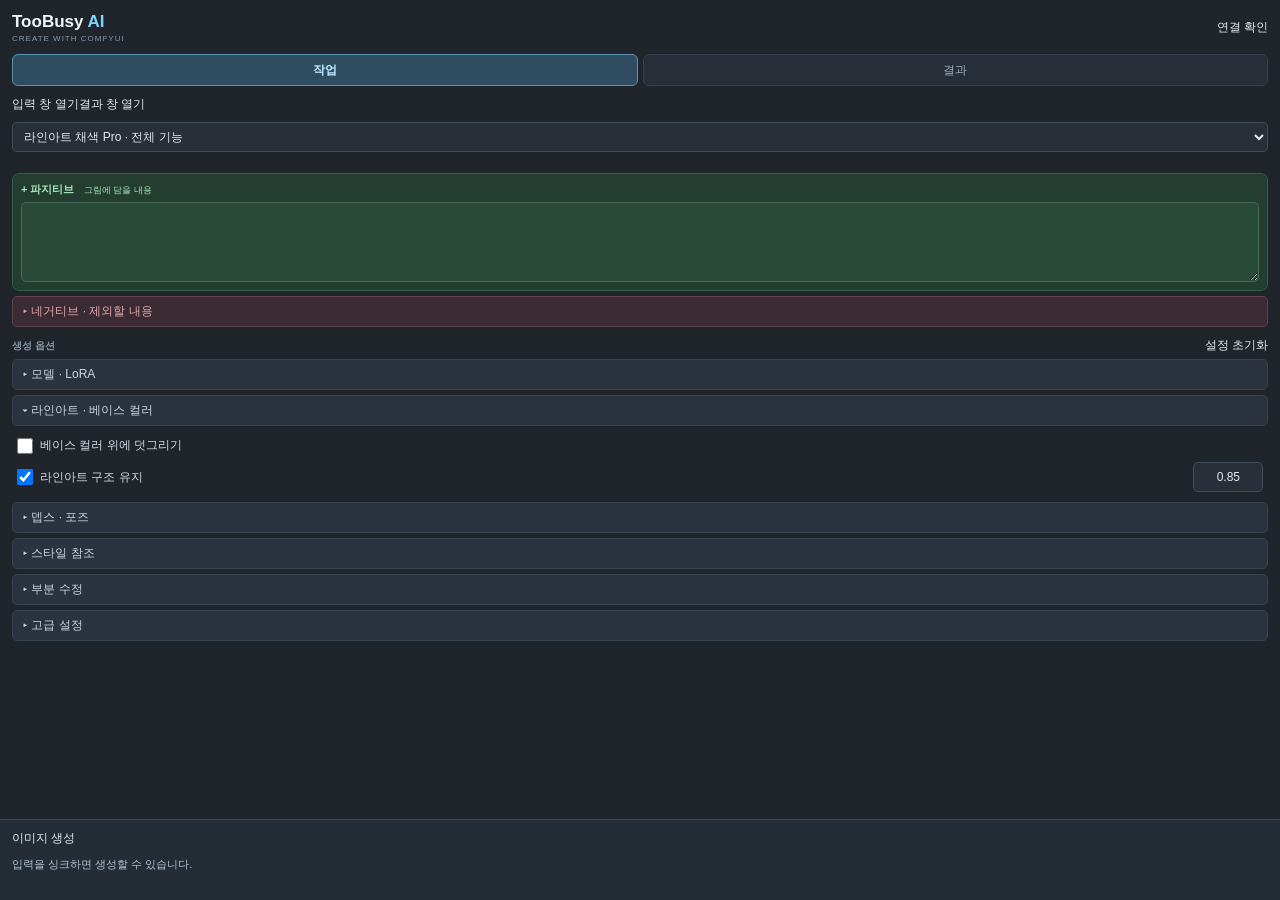
<file: Photoshop-Bridge/plugin/index.html>
<!DOCTYPE html>
<html lang="ko">
<head><meta charset="utf-8"><link rel="stylesheet" href="style.css"></head>
<body>
<div id="app">
  <div class="topbar"><div class="identity"><span class="brand">TooBusy <span class="brandAccent">AI</span></span><span class="brandSub">CREATE WITH COMFYUI</span></div><div id="connectionToggle" data-action class="quiet" title="연결 설정" aria-expanded="false">연결 확인</div></div>
  <div id="connectionPanel" class="connection hidden">
    <div class="row"><input id="server" aria-label="ComfyUI 주소" value="http://127.0.0.1:8189"><div id="connect" data-action>연결</div></div>
    <p id="connectionStatus" class="muted">이 PC의 ComfyUI 주소</p>
    <div id="importConnection" data-action class="secondary">설치 연결 파일 열기</div>
    <div id="exportLastWorkflow" data-action class="secondary">마지막 실행 워크플로우 저장</div>
    <div class="row updateRow"><span id="pluginVersion" class="muted"></span><div id="checkUpdate" data-action class="secondary">업데이트 확인</div></div>
    <p id="updateStatus" class="muted">모델과 연결 설정을 유지하며 플러그인을 업데이트합니다.</p>
    <div id="installUpdate" data-action class="hidden">업데이트 받기</div>
    <div id="updatePage" data-action class="quiet hidden">배포 페이지 열기</div>
  </div>
  <div class="tabs" role="tablist">
    <div id="workTab" data-tab="work" class="tab active" role="tab" aria-selected="true" tabindex="0">작업</div>
    <div id="resultsTab" data-tab="results" class="tab" role="tab" aria-selected="false" tabindex="0">결과</div>
  </div>
  <div class="viewerLaunch row"><div id="openInputViewer" data-action class="secondary">입력 창 열기</div><div id="openResultViewer" data-action class="secondary">결과 창 열기</div></div>
  <div id="content">
    <div id="workView" class="view">
      <select id="workflow" aria-label="작업 종류"><option value="pro" selected>라인아트 채색 Pro · 전체 기능</option><option value="roundtrip">이미지 왕복 검사 · 생성 없음</option></select>
      <div id="mainInput" class="inputSlot"></div>
      <div class="promptCard positiveCard"><label class="fieldLabel" for="prompt">+ 파지티브 <span>그림에 담을 내용</span></label>
      <textarea id="prompt" rows="3"></textarea></div>
      <div class="fold negativeFold" data-fold="negativePanel" role="button" tabindex="0">▸ 네거티브 · 제외할 내용</div>
      <div id="negativePanel" class="promptCard negativeCard hidden"><label class="fieldLabel" for="negative">− 네거티브 <span>그림에서 제외할 내용</span></label><textarea id="negative" rows="3"></textarea></div>
      <div class="row settingsHeading"><div class="sectionCaption">생성 옵션</div><div id="resetSettings" data-action class="quiet" title="프롬프트·생성 옵션·모델·LoRA를 기본값으로 복원">설정 초기화</div></div>
      <div class="fold" data-fold="modelsPanel" role="button" tabindex="0">▸ 모델 · LoRA</div>
      <div id="modelsPanel" class="foldBody hidden">
        <label class="fieldLabel" for="checkpointChoice">모델</label>
        <select id="checkpointChoice" aria-label="모델"></select>
        <div class="modelTools"><span id="modelLibraryStatus" class="muted">설치된 모델 확인 전</span><div id="refreshModels" data-action class="secondary">새로고침</div></div>
        <div class="modelSectionLabel">LoRA 배합 <span>위에서부터 적용 · 최대 8개</span></div>
        <div id="loraRows"></div>
        <div id="addLora" data-action class="secondary">+ LoRA 추가</div>
        <p class="muted">체크를 끄거나 강도를 0으로 두면 적용하지 않아요. LoRA 트리거 단어는 파지티브에 직접 입력하세요.</p>
        <div class="modelSectionLabel">내 조합</div>
        <div class="row modelPresetRow"><select id="modelPreset" aria-label="저장된 모델 조합"></select><div id="loadModelPreset" data-action class="secondary">불러오기</div></div>
        <div class="row modelPresetRow"><input id="modelPresetName" maxlength="40" placeholder="새 조합 이름" aria-label="새 조합 이름"><div id="saveModelPreset" data-action class="secondary">저장</div></div>
        <div id="restoreModels" data-action class="secondary">기본 모델·LoRA 조합 복원</div>
      </div>
      <div class="fold" data-fold="basic" role="button" tabindex="0">▾ 라인아트 · 베이스 컬러</div>
      <div id="basic" class="foldBody">
        <div class="checkRow"><input type="checkbox" id="img2img"><label for="img2img">베이스 컬러 위에 덧그리기</label></div>
        <div class="settingRow"><div class="checkRow"><input type="checkbox" id="lineart" checked><label for="lineart">라인아트 구조 유지</label></div><input aria-label="라인아트 강도" type="number" id="lineartStrength" value="0.85" min="0" max="2" step="0.05"></div>
      </div>
      <div class="fold" data-fold="structure" role="button" tabindex="0">▸ 뎁스 · 포즈</div>
      <div id="structure" class="foldBody hidden">
        <div id="referenceInput" class="inputSlot"></div>
        <div class="settingRow"><div class="checkRow"><input type="checkbox" id="depth"><label for="depth">뎁스</label></div><input aria-label="뎁스 강도" type="number" id="depthStrength" value="0.6" min="0" max="2" step="0.05"></div>
        <div class="settingRow"><div class="checkRow"><input type="checkbox" id="pose"><label for="pose">포즈</label></div><input aria-label="포즈 강도" type="number" id="poseStrength" value="0.8" min="0" max="2" step="0.05"></div>
      </div>
      <div class="fold" data-fold="styling" role="button" tabindex="0">▸ 스타일 참조</div>
      <div id="styling" class="foldBody hidden">
        <div id="styleInput" class="inputSlot"></div>
        <div class="settingRow"><div class="checkRow"><input type="checkbox" id="style"><label for="style">스타일 사용</label></div><input aria-label="스타일 강도" type="number" id="styleStrength" value="0.6" min="0" max="2" step="0.05"></div>
      </div>
      <div class="fold" data-fold="retouch" role="button" tabindex="0">▸ 부분 수정</div>
      <div id="retouch" class="foldBody hidden">
        <div class="checkRow"><input type="checkbox" id="inpaint"><label for="inpaint">싱크한 선택 영역만 수정</label></div>
        <p class="muted">켜면 라인아트가 꺼져요. 필요하면 다시 켤 수 있어요.</p>
        <label class="settingRow"><span>영역 확장 (px)</span><input type="number" id="maskExpand" value="8" min="-16384" max="16384" step="1"></label>
        <label class="settingRow"><span>가장자리 흐림</span><input type="number" id="maskBlur" value="6" min="0" max="100" step="0.1"></label>
        <p class="muted">영역을 선택한 뒤 입력을 다시 싱크하세요.</p>
      </div>
      <div class="fold" data-fold="advanced" role="button" tabindex="0">▸ 고급 설정</div>
      <div id="advanced" class="foldBody hidden">
        <label class="settingRow"><span>변형 강도</span><input type="number" id="denoise" value="1" min="0" max="1" step="0.05"></label>
        <label class="settingRow"><span>단계</span><input type="number" id="steps" value="28" min="1" max="100" step="1"></label>
        <label class="settingRow"><span>CFG</span><input type="number" id="cfg" value="5.5" min="0" max="30" step="0.5"></label>
        <label class="settingRow"><span>시드</span><input type="number" id="seed" value="260910" min="0" max="4294967295" step="1"></label>
      </div>
    </div>
    <div id="resultsView" class="view hidden">
      <select id="resultList" aria-label="생성 결과"><option value="">아직 결과가 없습니다.</option></select>
      <div class="previewFrame resultFrame"><p id="emptyResult" class="muted">생성한 이미지가 여기에 표시됩니다.</p><img id="preview" class="hidden" alt="선택한 생성 결과">
        <span class="resultPosition" aria-live="polite">0 / 0</span>
        <div data-action data-result-nav="previous" class="resultArrow previous" title="이전 결과" aria-label="이전 결과"><img src="icons/previous.svg" alt=""></div>
        <div data-action data-result-nav="next" class="resultArrow next" title="다음 결과" aria-label="다음 결과"><img src="icons/next.svg" alt=""></div>
        <div data-action data-result-nav="latest" class="resultLatest" title="가장 최근 생성한 결과 보기" aria-label="최신 결과 보기">최신 결과</div>
      </div>
      <p id="resultInfo" class="muted">결과를 확인한 뒤 적용하세요.</p>
      <div data-action data-export-result class="quiet">이 결과의 워크플로우 저장</div>
      <div class="applyToolbar" role="group" aria-label="결과 적용">
        <div id="applyCanvas" data-action class="iconAction" title="캔버스에 넣기" aria-label="캔버스에 넣기"><img src="icons/canvas.svg" width="20" height="20" alt=""></div>
        <div id="applyNew" data-action class="iconAction" title="새 이미지로 열기" aria-label="새 이미지로 열기"><img src="icons/new-image.svg" width="20" height="20" alt=""></div>
        <div id="applySelection" data-action class="iconAction" title="선택 영역에 넣기" aria-label="선택 영역에 넣기"><img src="icons/selection.svg" width="20" height="20" alt=""></div>
        <span class="applyHint">결과 적용</span>
      </div>
    </div>
  </div>
  <div class="footer">
    <div id="generate" data-action class="primary">이미지 생성</div>
    <div class="recovery"><div id="resume" data-action class="secondary hidden">결과 다시 확인</div><div id="stopWait" data-action class="secondary hidden">대기 중지</div><div id="forget" data-action class="secondary hidden">추적 종료</div></div>
    <p id="status" role="status">입력을 싱크하면 생성할 수 있습니다.</p>
  </div>
</div>
<div id="inputViewer" class="viewer hidden">
  <div class="viewerHeading"><span class="brand">입력 미리보기</span><span class="muted">마지막 싱크 이미지</span></div>
  <select id="inputViewerRole" aria-label="확인할 입력"><option value="main" selected>입력 이미지</option><option value="reference">뎁스 · 포즈 참조</option><option value="style">스타일 참조</option></select>
  <div class="previewFrame"><p id="inputViewerEmpty" class="muted">먼저 이미지를 싱크하세요.</p><img id="inputViewerImage" class="hidden" alt="마지막으로 싱크한 이미지"></div>
  <div id="inputViewerMeta" class="viewerMeta">아직 싱크한 이미지가 없습니다.</div>
  <p class="muted viewerNote">캔버스를 수정해도 자동 갱신되지 않아요.<br>다시 싱크하면 이 창에도 반영됩니다.</p>
  <div id="viewerSync" data-action class="primary">현재 소스로 다시 싱크</div>
</div>
<div id="resultViewer" class="viewer hidden">
  <div class="viewerHeading"><span class="brand">결과 미리보기</span><span class="muted">이미지 확인 · 캔버스 적용</span></div>
  <select id="viewerResultList" aria-label="생성 결과 선택"><option value="">아직 결과가 없습니다.</option></select>
  <div class="previewFrame resultFrame"><p id="viewerEmptyResult" class="muted">생성한 이미지가 여기에 표시됩니다.</p><img id="viewerResultImage" class="hidden" alt="선택한 생성 결과">
    <span class="resultPosition" aria-live="polite">0 / 0</span>
    <div data-action data-result-nav="previous" class="resultArrow previous" title="이전 결과" aria-label="이전 결과"><img src="icons/previous.svg" alt=""></div>
    <div data-action data-result-nav="next" class="resultArrow next" title="다음 결과" aria-label="다음 결과"><img src="icons/next.svg" alt=""></div>
    <div data-action data-result-nav="latest" class="resultLatest" title="가장 최근 생성한 결과 보기" aria-label="최신 결과 보기">최신 결과</div>
  </div>
  <p id="viewerResultInfo" class="viewerMeta">결과를 확인한 뒤 적용하세요.</p>
  <div data-action data-export-result class="quiet">이 결과의 워크플로우 저장</div>
  <div class="applyToolbar" role="group" aria-label="결과 적용">
    <div id="viewerApplyCanvas" data-action class="iconAction" title="캔버스에 넣기" aria-label="캔버스에 넣기"><img src="icons/canvas.svg" width="20" height="20" alt=""></div>
    <div id="viewerApplyNew" data-action class="iconAction" title="새 이미지로 열기" aria-label="새 이미지로 열기"><img src="icons/new-image.svg" width="20" height="20" alt=""></div>
    <div id="viewerApplySelection" data-action class="iconAction" title="선택 영역에 넣기" aria-label="선택 영역에 넣기"><img src="icons/selection.svg" width="20" height="20" alt=""></div>
    <span class="applyHint">결과 적용</span>
  </div>
  <p id="viewerStatus" class="viewerStatus" role="status">결과를 기다리고 있어요.</p>
</div>
<script src="main.js"></script>
</body>
</html>
</file>
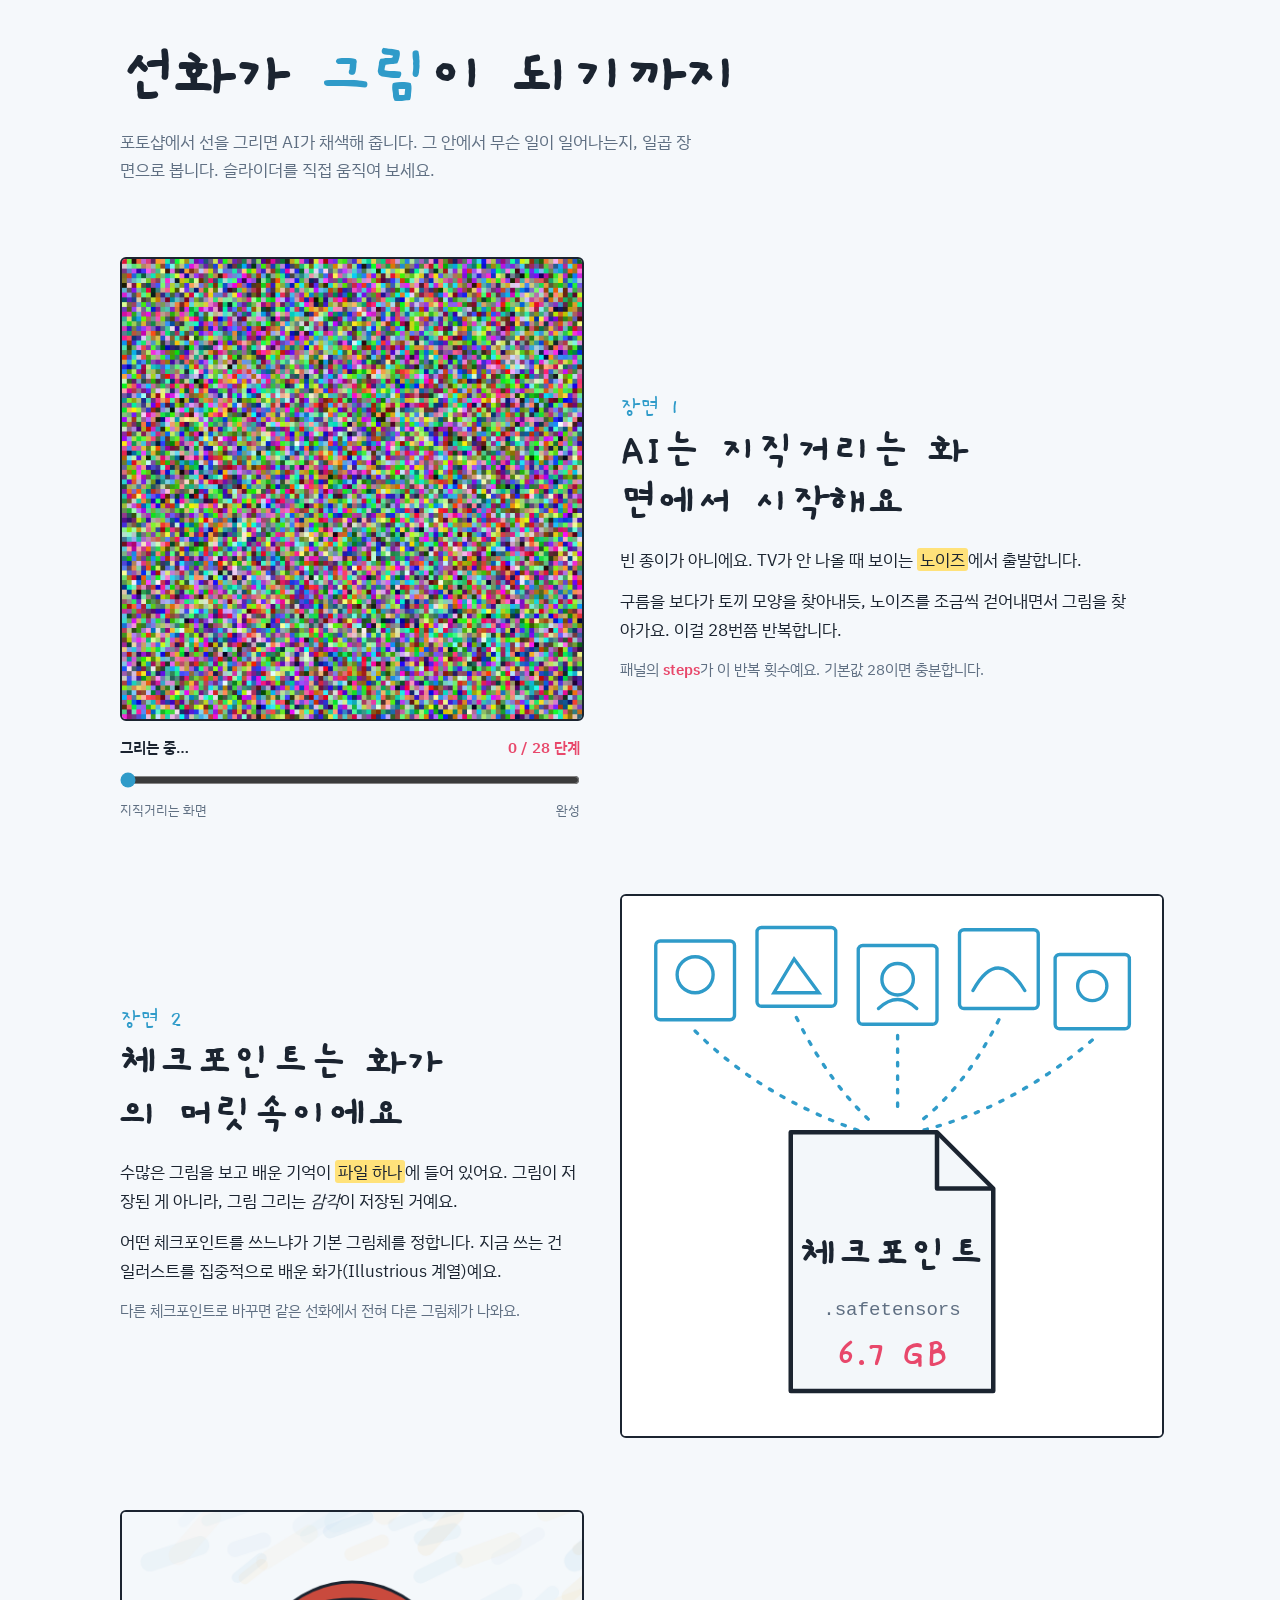
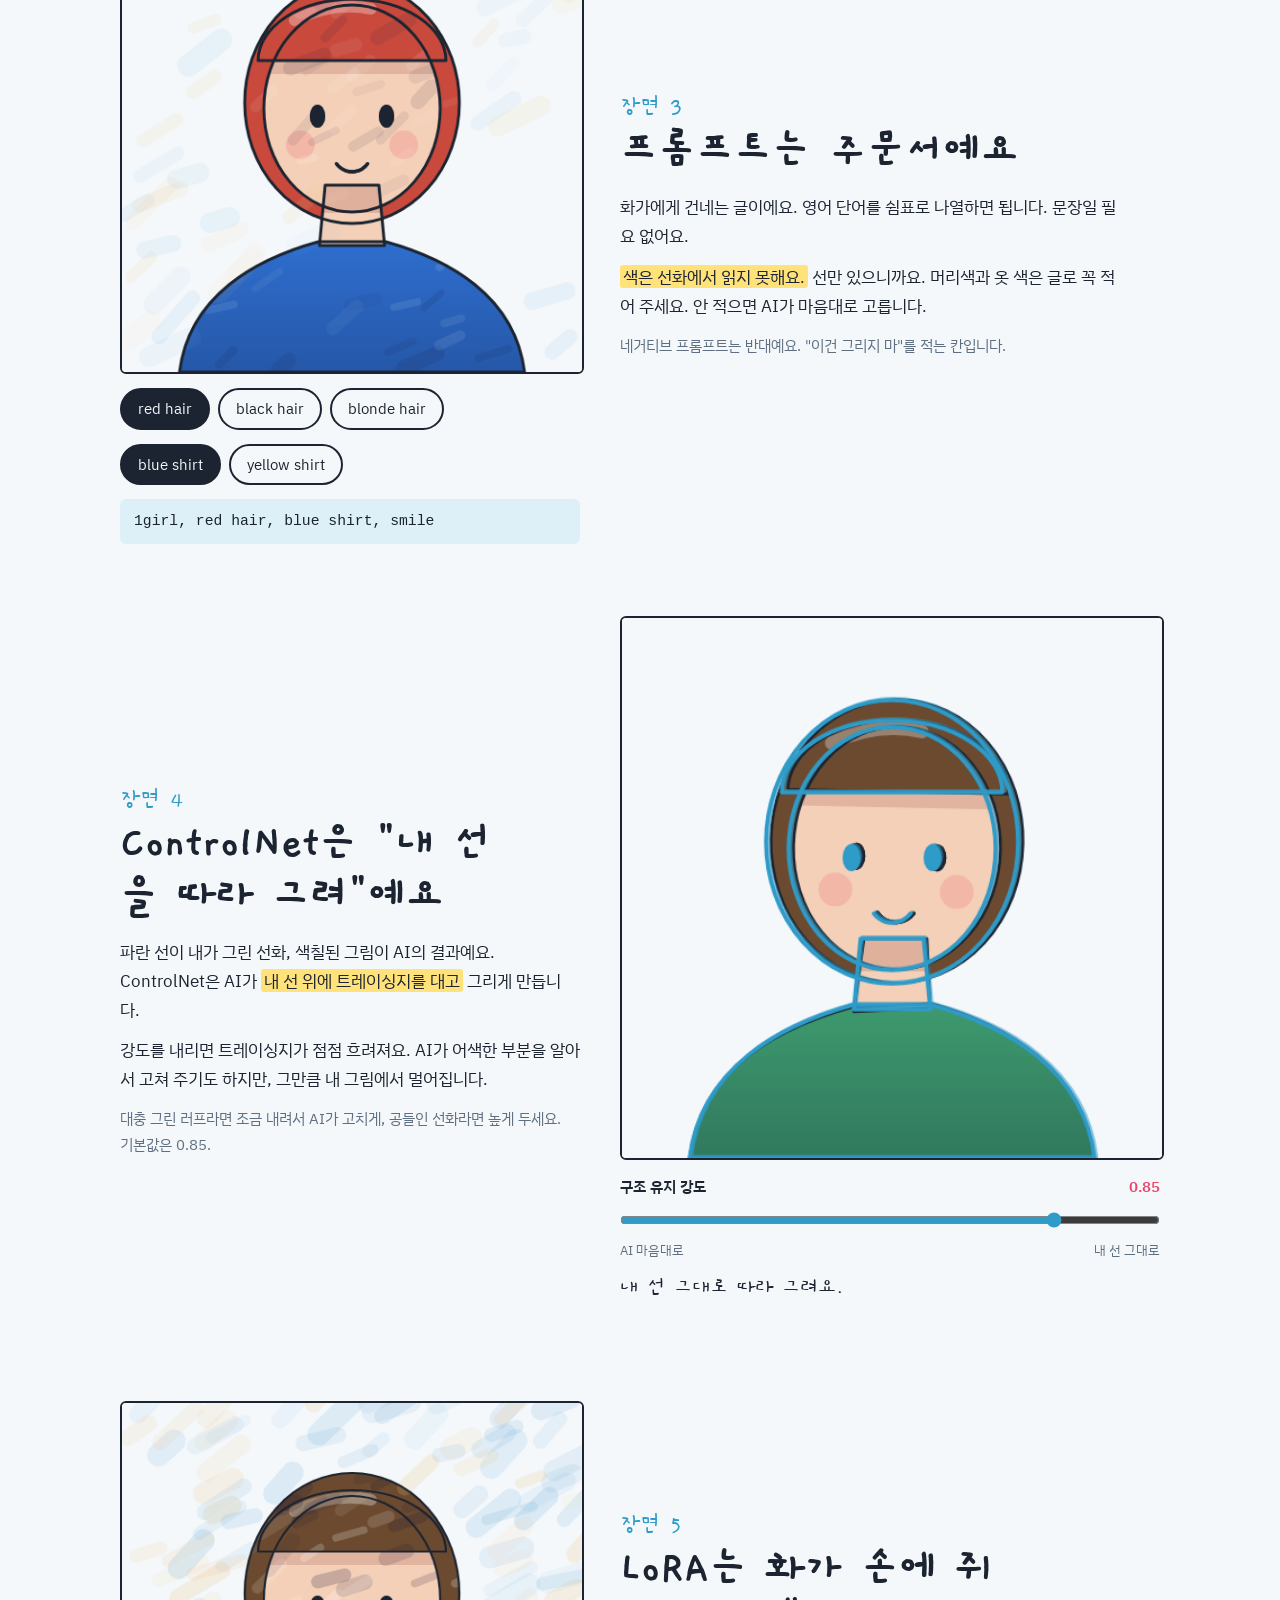
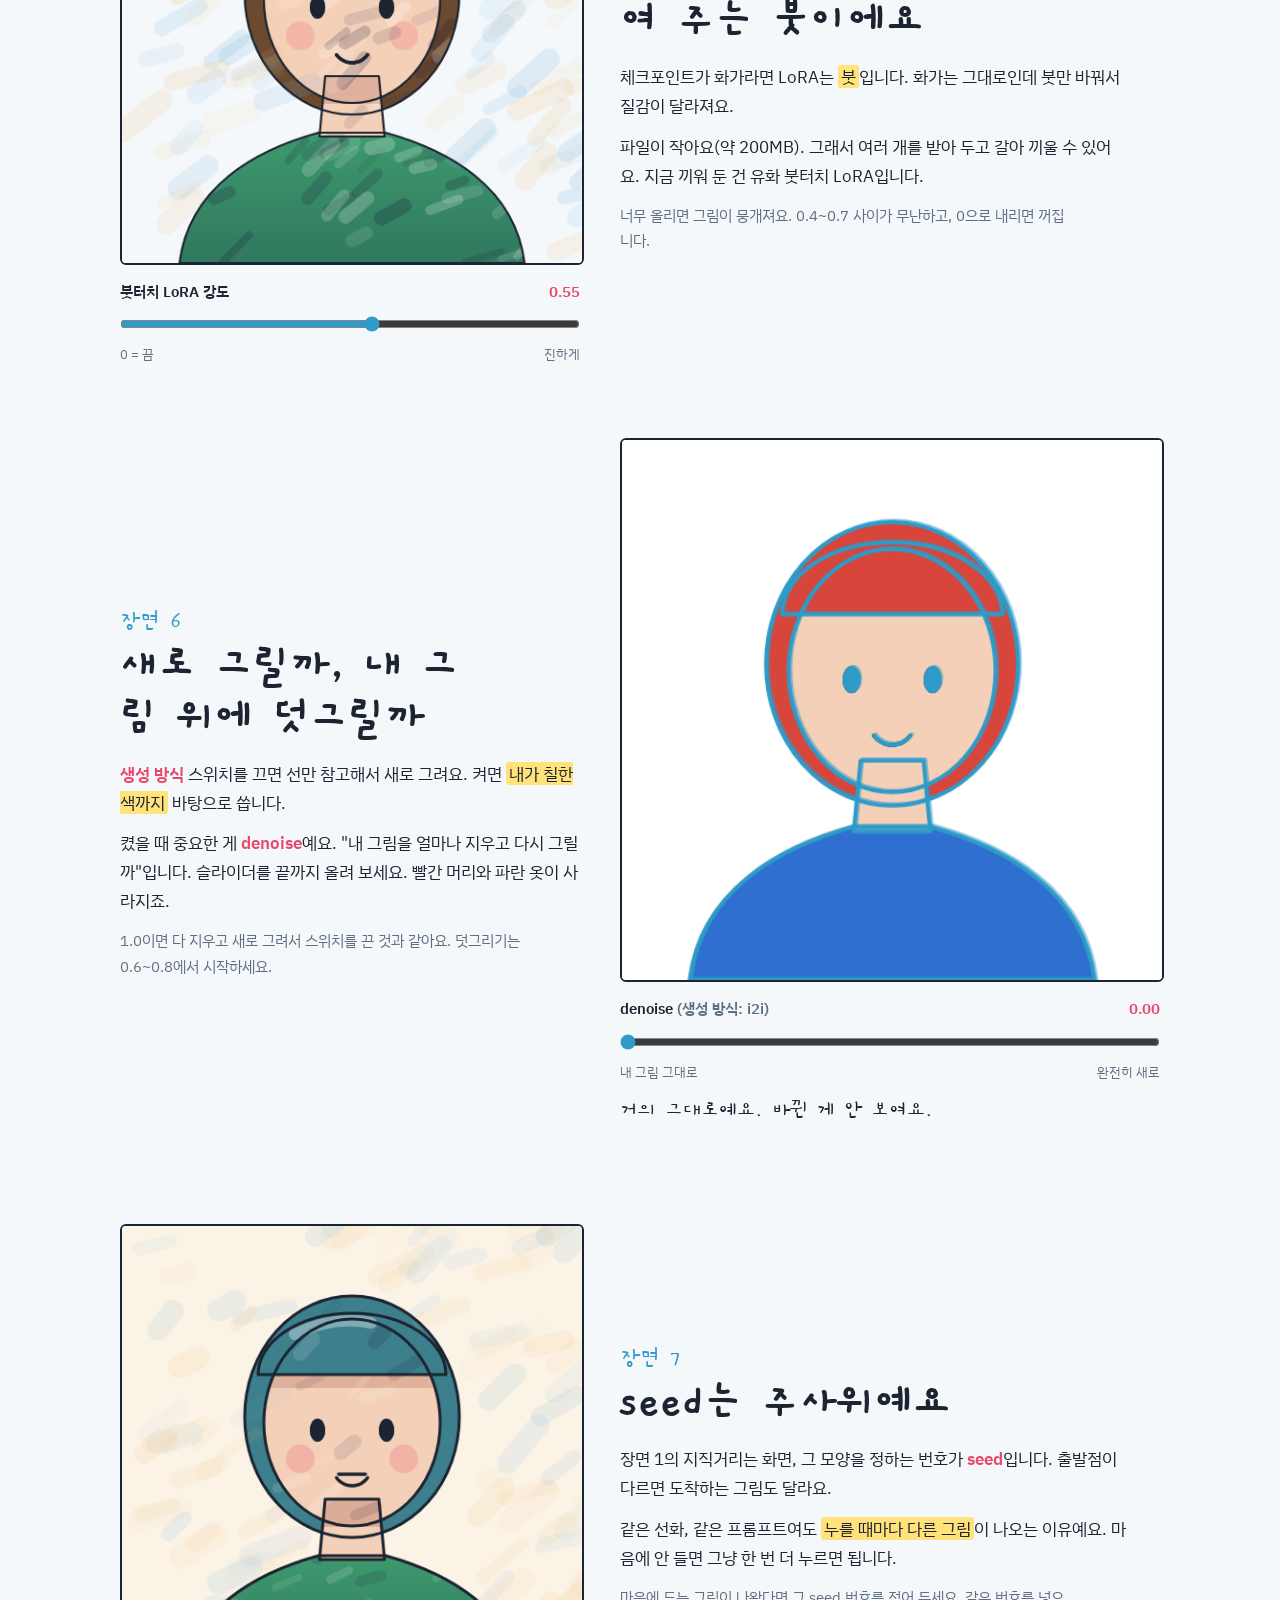
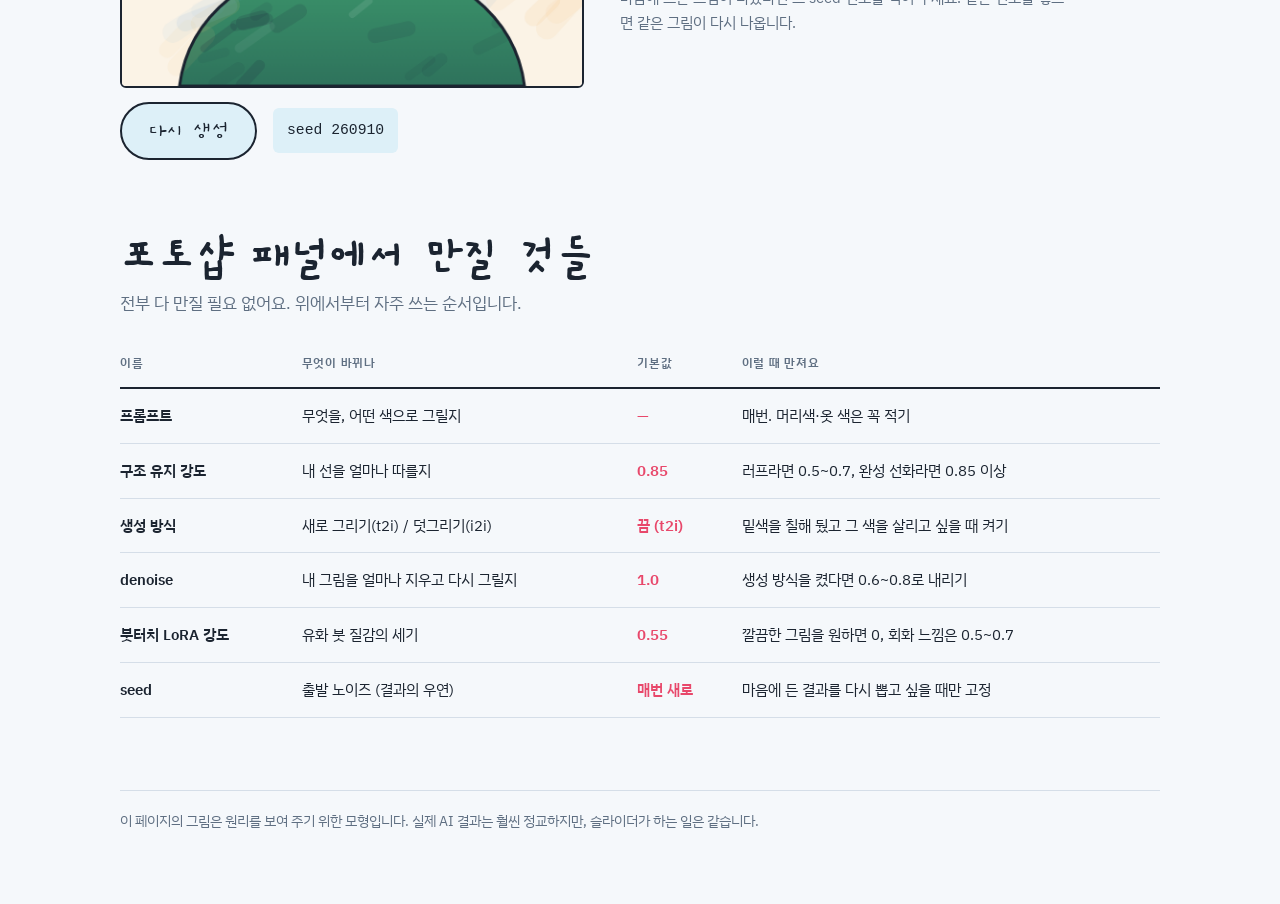
<file: Photoshop-SDPPP/AI-그림-원리.html>
<!doctype html>
<html lang="ko">
<head>
<meta charset="utf-8">
<meta name="viewport" content="width=device-width, initial-scale=1">
<style>body{margin:0}[hidden]{display:none!important}img{max-width:100%}</style>
</head>
<body>
<title>선화가 그림이 되기까지</title>
<link rel="stylesheet" href="https://fonts.googleapis.com/css2?family=Gaegu:wght@400;700&family=IBM+Plex+Sans+KR:wght@400;500;600&display=swap">
<style>
  :root {
    --ground: #F5F8FB;      /* 차가운 스케치북 종이 */
    --sheet: #FFFFFF;       /* 그림이 올라가는 종이 */
    --ink: #1B2430;         /* 펜 잉크 */
    --muted: #5F6F82;
    --rule: #D5DEE8;
    --blue: #2F9BC9;        /* 밑그림용 논포토 블루 연필 */
    --blue-soft: #DDF0F8;
    --marker: #E8486B;      /* 강조용 마커 */
    --hl: #FFE27A;          /* 형광펜 */
    --display: 'Gaegu', 'Nanum Pen Script', 'Malgun Gothic', sans-serif;
    --body: 'IBM Plex Sans KR', 'Apple SD Gothic Neo', 'Malgun Gothic', sans-serif;
  }
  @media (prefers-color-scheme: dark) {
    :root:not([data-theme="light"]) {
      --ground: #131A23; --sheet: #EEF2F6; --ink: #E6EDF5; --muted: #9AA9BA;
      --rule: #2B3644; --blue: #63C2E8; --blue-soft: #1B3342; --marker: #FF7593; --hl: #6B5A12;
    }
  }
  :root[data-theme="dark"] {
    --ground: #131A23; --sheet: #EEF2F6; --ink: #E6EDF5; --muted: #9AA9BA;
    --rule: #2B3644; --blue: #63C2E8; --blue-soft: #1B3342; --marker: #FF7593; --hl: #6B5A12;
  }

  body {
    background: var(--ground); color: var(--ink);
    font-family: var(--body); font-size: 17px; line-height: 1.7;
    padding-inline: 20px; padding-block: 40px 72px;
  }
  .wrap { max-width: 1040px; margin-inline: auto; display: flex; flex-direction: column; gap: 72px; }

  header h1 {
    font-family: var(--display); font-weight: 700; font-size: clamp(2.6rem, 7vw, 4.4rem);
    line-height: 1.05; margin: 0 0 14px; text-wrap: balance; letter-spacing: -0.01em;
  }
  header h1 em { font-style: normal; color: var(--blue); }
  header p { margin: 0; max-width: 34em; color: var(--muted); font-size: 1.05rem; }

  .scene { display: grid; grid-template-columns: minmax(0, 460px) minmax(0, 1fr); gap: 40px; align-items: center; }
  .scene.flip .art { order: 2; }
  @media (max-width: 760px) { .scene, .scene.flip { grid-template-columns: 1fr; gap: 22px; } .scene.flip .art { order: 0; } }

  .art { display: flex; flex-direction: column; gap: 14px; }
  .paper {
    background: var(--sheet); border: 2px solid var(--ink); border-radius: 6px;
    aspect-ratio: 1; width: 100%; max-width: 100%; display: block;
  }
  svg.paper { height: auto; }

  .num { font-family: var(--display); font-size: 1.5rem; color: var(--blue); line-height: 1; }
  .scene h2 {
    font-family: var(--display); font-weight: 700; font-size: clamp(2rem, 4.6vw, 2.9rem);
    line-height: 1.12; margin: 6px 0 16px; text-wrap: balance;
  }
  .scene p { margin: 0 0 12px; max-width: 30em; }
  .scene p:last-child { margin-bottom: 0; }
  mark { background: var(--hl); color: inherit; padding: 0 .18em; border-radius: 3px; }
  .term { font-weight: 600; color: var(--marker); }
  .aside { color: var(--muted); font-size: .95rem; }

  .ctl { display: flex; flex-direction: column; gap: 6px; }
  .ctl .row { display: flex; justify-content: space-between; align-items: baseline; gap: 12px; font-size: .92rem; }
  .ctl label { font-weight: 600; }
  .ctl output { font-variant-numeric: tabular-nums; color: var(--marker); font-weight: 600; }
  input[type="range"] { width: 100%; accent-color: var(--blue); height: 28px; margin: 0; }
  .ends { display: flex; justify-content: space-between; font-size: .8rem; color: var(--muted); }
  .say { font-family: var(--display); font-size: 1.35rem; line-height: 1.25; min-height: 2.5em; color: var(--ink); }

  .chips { display: flex; flex-wrap: wrap; gap: 8px; }
  button {
    font: inherit; font-size: .95rem; color: var(--ink); background: transparent;
    border: 2px solid var(--ink); border-radius: 999px; padding: 6px 16px; cursor: pointer;
  }
  button[aria-pressed="true"] { background: var(--ink); color: var(--ground); }
  button.big { font-family: var(--display); font-size: 1.4rem; padding: 8px 26px; background: var(--blue-soft); }
  button:focus-visible, input:focus-visible { outline: 3px solid var(--marker); outline-offset: 3px; }
  .prompt { font-family: ui-monospace, 'Cascadia Mono', Consolas, monospace; font-size: .92rem;
    background: var(--blue-soft); border-radius: 6px; padding: 10px 14px; overflow-wrap: anywhere; }

  .sheet-wrap h2 { font-family: var(--display); font-size: clamp(2rem, 4.6vw, 2.9rem); margin: 0 0 6px; line-height: 1.1; }
  .sheet-wrap > p { color: var(--muted); margin: 0 0 20px; }
  .scroll { overflow-x: auto; }
  table { border-collapse: collapse; width: 100%; min-width: 640px; font-size: .95rem; }
  th, td { text-align: left; vertical-align: top; padding: 14px 16px 14px 0; border-bottom: 1px solid var(--rule); }
  th { font-size: .78rem; letter-spacing: .06em; color: var(--muted); font-weight: 600; border-bottom: 2px solid var(--ink); }
  td:first-child { font-weight: 600; white-space: nowrap; }
  td .dflt { font-variant-numeric: tabular-nums; color: var(--marker); font-weight: 600; white-space: nowrap; }
  footer { color: var(--muted); font-size: .85rem; border-top: 1px solid var(--rule); padding-top: 18px; }
</style>

<div class="wrap">

<header>
  <h1>선화가 <em>그림</em>이 되기까지</h1>
  <p>포토샵에서 선을 그리면 AI가 채색해 줍니다. 그 안에서 무슨 일이 일어나는지, 일곱 장면으로 봅니다. 슬라이더를 직접 움직여 보세요.</p>
</header>

<!-- 1. 디퓨전 -->
<section class="scene">
  <div class="art">
    <canvas class="paper" id="c1" width="480" height="480" aria-label="노이즈에서 그림이 나타나는 과정"></canvas>
    <div class="ctl">
      <div class="row"><label for="r1">그리는 중…</label><output id="o1" for="r1">0 / 28 단계</output></div>
      <input type="range" id="r1" min="0" max="28" step="1" value="0">
      <div class="ends"><span>지직거리는 화면</span><span>완성</span></div>
    </div>
  </div>
  <div>
    <div class="num">장면 1</div>
    <h2>AI는 지직거리는 화면에서 시작해요</h2>
    <p>빈 종이가 아니에요. TV가 안 나올 때 보이는 <mark>노이즈</mark>에서 출발합니다.</p>
    <p>구름을 보다가 토끼 모양을 찾아내듯, 노이즈를 조금씩 걷어내면서 그림을 찾아가요. 이걸 28번쯤 반복합니다.</p>
    <p class="aside">패널의 <span class="term">steps</span>가 이 반복 횟수예요. 기본값 28이면 충분합니다.</p>
  </div>
</section>

<!-- 2. 체크포인트 -->
<section class="scene flip">
  <div class="art">
    <svg class="paper" viewBox="0 0 480 480" role="img" aria-label="수많은 그림을 보고 배운 기억이 파일 하나에 담긴 모습">
      <rect width="480" height="480" fill="#FFFFFF"/>
      <g fill="none" stroke="#2F9BC9" stroke-width="3" stroke-linecap="round">
        <rect x="30" y="40" width="70" height="70" rx="4"/><rect x="120" y="28" width="70" height="70" rx="4"/>
        <rect x="210" y="44" width="70" height="70" rx="4"/><rect x="300" y="30" width="70" height="70" rx="4"/>
        <rect x="385" y="52" width="66" height="66" rx="4"/>
        <circle cx="65" cy="70" r="16"/><path d="M135 86l18-30 22 30z"/><circle cx="245" cy="74" r="14"/><path d="M228 100q17-16 34 0"/>
        <path d="M312 84q22-40 46 0"/><circle cx="418" cy="80" r="13"/>
        <path d="M65 120q60 60 150 90M155 108q30 60 70 96M245 124v70M335 110q-30 60-72 92M418 128q-70 60-150 80" stroke-dasharray="3 9"/>
      </g>
      <path d="M150 210h130l50 50v180H150z" fill="#F3F7FA" stroke="#1B2430" stroke-width="4" stroke-linejoin="round"/>
      <path d="M280 210v50h50" fill="none" stroke="#1B2430" stroke-width="4" stroke-linejoin="round"/>
      <text x="240" y="330" text-anchor="middle" font-family="Gaegu, sans-serif" font-size="40" font-weight="700" fill="#1B2430">체크포인트</text>
      <text x="240" y="372" text-anchor="middle" font-family="ui-monospace, Consolas, monospace" font-size="17" fill="#5F6F82">.safetensors</text>
      <text x="240" y="416" text-anchor="middle" font-family="Gaegu, sans-serif" font-size="34" font-weight="700" fill="#E8486B">6.7 GB</text>
    </svg>
  </div>
  <div>
    <div class="num">장면 2</div>
    <h2>체크포인트는 화가의 머릿속이에요</h2>
    <p>수많은 그림을 보고 배운 기억이 <mark>파일 하나</mark>에 들어 있어요. 그림이 저장된 게 아니라, 그림 그리는 <em>감각</em>이 저장된 거예요.</p>
    <p>어떤 체크포인트를 쓰느냐가 기본 그림체를 정합니다. 지금 쓰는 건 일러스트를 집중적으로 배운 화가(Illustrious 계열)예요.</p>
    <p class="aside">다른 체크포인트로 바꾸면 같은 선화에서 전혀 다른 그림체가 나와요.</p>
  </div>
</section>

<!-- 3. 프롬프트 -->
<section class="scene">
  <div class="art">
    <canvas class="paper" id="c3" width="480" height="480" aria-label="프롬프트에 따라 색이 바뀌는 그림"></canvas>
    <div class="chips" role="group" aria-label="머리색 고르기">
      <button type="button" id="h-red" aria-pressed="true">red hair</button>
      <button type="button" id="h-black" aria-pressed="false">black hair</button>
      <button type="button" id="h-blonde" aria-pressed="false">blonde hair</button>
    </div>
    <div class="chips" role="group" aria-label="옷 색 고르기">
      <button type="button" id="s-blue" aria-pressed="true">blue shirt</button>
      <button type="button" id="s-yellow" aria-pressed="false">yellow shirt</button>
    </div>
    <div class="prompt" id="p3">1girl, red hair, blue shirt, smile</div>
  </div>
  <div>
    <div class="num">장면 3</div>
    <h2>프롬프트는 주문서예요</h2>
    <p>화가에게 건네는 글이에요. 영어 단어를 쉼표로 나열하면 됩니다. 문장일 필요 없어요.</p>
    <p><mark>색은 선화에서 읽지 못해요.</mark> 선만 있으니까요. 머리색과 옷 색은 글로 꼭 적어 주세요. 안 적으면 AI가 마음대로 고릅니다.</p>
    <p class="aside">네거티브 프롬프트는 반대예요. "이건 그리지 마"를 적는 칸입니다.</p>
  </div>
</section>

<!-- 4. ControlNet -->
<section class="scene flip">
  <div class="art">
    <canvas class="paper" id="c4" width="480" height="480" aria-label="구조 유지 강도에 따라 내 선화를 따르는 정도가 달라지는 그림"></canvas>
    <div class="ctl">
      <div class="row"><label for="r4">구조 유지 강도</label><output id="o4" for="r4">0.85</output></div>
      <input type="range" id="r4" min="20" max="100" step="1" value="85">
      <div class="ends"><span>AI 마음대로</span><span>내 선 그대로</span></div>
    </div>
    <div class="say" id="say4"></div>
  </div>
  <div>
    <div class="num">장면 4</div>
    <h2>ControlNet은 "내 선을 따라 그려"예요</h2>
    <p>파란 선이 내가 그린 선화, 색칠된 그림이 AI의 결과예요. ControlNet은 AI가 <mark>내 선 위에 트레이싱지를 대고</mark> 그리게 만듭니다.</p>
    <p>강도를 내리면 트레이싱지가 점점 흐려져요. AI가 어색한 부분을 알아서 고쳐 주기도 하지만, 그만큼 내 그림에서 멀어집니다.</p>
    <p class="aside">대충 그린 러프라면 조금 내려서 AI가 고치게, 공들인 선화라면 높게 두세요. 기본값은 0.85.</p>
  </div>
</section>

<!-- 5. LoRA -->
<section class="scene">
  <div class="art">
    <canvas class="paper" id="c5" width="480" height="480" aria-label="붓터치 LoRA 강도에 따라 질감이 달라지는 그림"></canvas>
    <div class="ctl">
      <div class="row"><label for="r5">붓터치 LoRA 강도</label><output id="o5" for="r5">0.55</output></div>
      <input type="range" id="r5" min="0" max="100" step="1" value="55">
      <div class="ends"><span>0 = 끔</span><span>진하게</span></div>
    </div>
  </div>
  <div>
    <div class="num">장면 5</div>
    <h2>LoRA는 화가 손에 쥐여 주는 붓이에요</h2>
    <p>체크포인트가 화가라면 LoRA는 <mark>붓</mark>입니다. 화가는 그대로인데 붓만 바꿔서 질감이 달라져요.</p>
    <p>파일이 작아요(약 200MB). 그래서 여러 개를 받아 두고 갈아 끼울 수 있어요. 지금 끼워 둔 건 유화 붓터치 LoRA입니다.</p>
    <p class="aside">너무 올리면 그림이 뭉개져요. 0.4~0.7 사이가 무난하고, 0으로 내리면 꺼집니다.</p>
  </div>
</section>

<!-- 6. t2i / i2i / denoise -->
<section class="scene flip">
  <div class="art">
    <canvas class="paper" id="c6" width="480" height="480" aria-label="denoise 값에 따라 내 밑색이 유지되는 정도가 달라지는 그림"></canvas>
    <div class="ctl">
      <div class="row"><label for="r6">denoise <span class="aside">(생성 방식: i2i)</span></label><output id="o6" for="r6">0.00</output></div>
      <input type="range" id="r6" min="0" max="100" step="1" value="0">
      <div class="ends"><span>내 그림 그대로</span><span>완전히 새로</span></div>
    </div>
    <div class="say" id="say6"></div>
  </div>
  <div>
    <div class="num">장면 6</div>
    <h2>새로 그릴까, 내 그림 위에 덧그릴까</h2>
    <p><span class="term">생성 방식</span> 스위치를 끄면 선만 참고해서 새로 그려요. 켜면 <mark>내가 칠한 색까지</mark> 바탕으로 씁니다.</p>
    <p>켰을 때 중요한 게 <span class="term">denoise</span>예요. "내 그림을 얼마나 지우고 다시 그릴까"입니다. 슬라이더를 끝까지 올려 보세요. 빨간 머리와 파란 옷이 사라지죠.</p>
    <p class="aside">1.0이면 다 지우고 새로 그려서 스위치를 끈 것과 같아요. 덧그리기는 0.6~0.8에서 시작하세요.</p>
  </div>
</section>

<!-- 7. seed -->
<section class="scene">
  <div class="art">
    <canvas class="paper" id="c7" width="480" height="480" aria-label="같은 선화에서 시드마다 다르게 나오는 그림"></canvas>
    <div class="row" style="display:flex;align-items:center;gap:16px;flex-wrap:wrap">
      <button type="button" class="big" id="b7">다시 생성</button>
      <span class="prompt" id="o7">seed 260910</span>
    </div>
  </div>
  <div>
    <div class="num">장면 7</div>
    <h2>seed는 주사위예요</h2>
    <p>장면 1의 지직거리는 화면, 그 모양을 정하는 번호가 <span class="term">seed</span>입니다. 출발점이 다르면 도착하는 그림도 달라요.</p>
    <p>같은 선화, 같은 프롬프트여도 <mark>누를 때마다 다른 그림</mark>이 나오는 이유예요. 마음에 안 들면 그냥 한 번 더 누르면 됩니다.</p>
    <p class="aside">마음에 드는 그림이 나왔다면 그 seed 번호를 적어 두세요. 같은 번호를 넣으면 같은 그림이 다시 나옵니다.</p>
  </div>
</section>

<!-- 요약 -->
<section class="sheet-wrap">
  <h2>포토샵 패널에서 만질 것들</h2>
  <p>전부 다 만질 필요 없어요. 위에서부터 자주 쓰는 순서입니다.</p>
  <div class="scroll">
    <table>
      <thead><tr><th>이름</th><th>무엇이 바뀌나</th><th>기본값</th><th>이럴 때 만져요</th></tr></thead>
      <tbody>
        <tr><td>프롬프트</td><td>무엇을, 어떤 색으로 그릴지</td><td><span class="dflt">—</span></td><td>매번. 머리색·옷 색은 꼭 적기</td></tr>
        <tr><td>구조 유지 강도</td><td>내 선을 얼마나 따를지</td><td><span class="dflt">0.85</span></td><td>러프라면 0.5~0.7, 완성 선화라면 0.85 이상</td></tr>
        <tr><td>생성 방식</td><td>새로 그리기(t2i) / 덧그리기(i2i)</td><td><span class="dflt">끔 (t2i)</span></td><td>밑색을 칠해 뒀고 그 색을 살리고 싶을 때 켜기</td></tr>
        <tr><td>denoise</td><td>내 그림을 얼마나 지우고 다시 그릴지</td><td><span class="dflt">1.0</span></td><td>생성 방식을 켰다면 0.6~0.8로 내리기</td></tr>
        <tr><td>붓터치 LoRA 강도</td><td>유화 붓 질감의 세기</td><td><span class="dflt">0.55</span></td><td>깔끔한 그림을 원하면 0, 회화 느낌은 0.5~0.7</td></tr>
        <tr><td>seed</td><td>출발 노이즈 (결과의 우연)</td><td><span class="dflt">매번 새로</span></td><td>마음에 든 결과를 다시 뽑고 싶을 때만 고정</td></tr>
      </tbody>
    </table>
  </div>
</section>

<footer>이 페이지의 그림은 원리를 보여 주기 위한 모형입니다. 실제 AI 결과는 훨씬 정교하지만, 슬라이더가 하는 일은 같습니다.</footer>

</div>

<script>
(function () {
  var $ = function (id) { return document.getElementById(id); };
  var TAU = Math.PI * 2;
  function rng(seed) {
    var a = seed >>> 0;
    return function () {
      a = (a + 0x6D2B79F5) | 0;
      var t = Math.imul(a ^ (a >>> 15), 1 | a);
      t = (t + Math.imul(t ^ (t >>> 7), 61 | t)) ^ t;
      return ((t ^ (t >>> 14)) >>> 0) / 4294967296;
    };
  }
  function lerp(a, b, t) { return a + (b - a) * t; }
  function smooth(e0, e1, x) { var t = Math.min(1, Math.max(0, (x - e0) / (e1 - e0))); return t * t * (3 - 2 * t); }
  function rgb(h) { var n = parseInt(h.slice(1), 16); return [(n >> 16) & 255, (n >> 8) & 255, n & 255]; }
  function mix(h1, h2, t) {
    var a = rgb(h1), b = rgb(h2);
    return 'rgb(' + Math.round(lerp(a[0], b[0], t)) + ',' + Math.round(lerp(a[1], b[1], t)) + ',' + Math.round(lerp(a[2], b[2], t)) + ')';
  }

  var INK = '#1B2430', BLUE = '#2F9BC9', SKIN = '#F4D0B8';

  // 상반신 인물의 형태. p = 내 선화에서 벗어난 정도(0~1)
  function geom(p) {
    var hx = 240 + 46 * p, hy = 205 - 6 * p, tilt = 0.22 * p;
    var c = Math.cos(tilt), s = Math.sin(tilt);
    function R(dx, dy) { return [hx + dx * c - dy * s, hy + dx * s + dy * c]; }
    var ly = 352 + 20 * p, ry = 352 - 14 * p, nx = (hx - 240) * 0.7;

    var back = new Path2D();
    back.ellipse(hx, hy - 6, 112, 126, tilt, 0, TAU);
    if (p > 0.45) {
      var k = (p - 0.45) / 0.55, a = R(-108, 0), b = R(108, 0);
      back.moveTo(a[0], a[1]); back.lineTo(a[0] - 8, a[1] + 60 + 150 * k);
      back.lineTo(b[0] + 8, b[1] + 60 + 150 * k); back.lineTo(b[0], b[1]); back.closePath();
    }
    var torso = new Path2D();
    torso.moveTo(60, 480); torso.bezierCurveTo(70, 400, 140, ly + 10, 205, ly - 8);
    torso.lineTo(275, ry - 8); torso.bezierCurveTo(340, ry + 10, 410, 400, 420, 480); torso.closePath();
    var neck = new Path2D();
    neck.moveTo(212 + nx, 285); neck.lineTo(268 + nx, 285); neck.lineTo(274, ry - 4); neck.lineTo(206, ly - 4); neck.closePath();
    var head = new Path2D(); head.ellipse(hx, hy, 92, 108, tilt, 0, TAU);
    var bc = R(0, -50);
    var bangs = new Path2D(); bangs.ellipse(bc[0], bc[1], 98, 64, tilt, Math.PI, TAU); bangs.closePath();
    var sc = R(0, -36);
    var bshadow = new Path2D(); bshadow.ellipse(sc[0], sc[1], 98, 64, tilt, Math.PI, TAU); bshadow.closePath();
    return { hx: hx, hy: hy, tilt: tilt, R: R, back: back, torso: torso, neck: neck, head: head, bangs: bangs, bshadow: bshadow };
  }

  function strokeAll(ctx, g, color, width, sketch) {
    ctx.save(); ctx.strokeStyle = color; ctx.lineWidth = width; ctx.lineJoin = 'round'; ctx.lineCap = 'round';
    var paths = [g.back, g.torso, g.neck, g.head, g.bangs];
    for (var pass = 0; pass < (sketch ? 2 : 1); pass++) {
      if (pass === 1) { ctx.translate(1.6, -1.2); ctx.globalAlpha = 0.55; }
      for (var i = 0; i < paths.length; i++) ctx.stroke(paths[i]);
      face(ctx, g, color, 'smile', null);
    }
    ctx.restore();
  }

  function face(ctx, g, color, mouth, eyeColor) {
    var e1 = g.R(-36, 8), e2 = g.R(36, 8), m = g.R(0, 54);
    ctx.save(); ctx.fillStyle = eyeColor || color; ctx.strokeStyle = color; ctx.lineCap = 'round';
    [e1, e2].forEach(function (e) { ctx.beginPath(); ctx.ellipse(e[0], e[1], 8, 12, g.tilt, 0, TAU); ctx.fill(); });
    ctx.beginPath();
    if (mouth === 'flat') { ctx.moveTo(m[0] - 14, m[1]); ctx.lineTo(m[0] + 14, m[1]); }
    else if (mouth === 'open') { ctx.ellipse(m[0], m[1], 10, 8, g.tilt, 0, TAU); }
    else { ctx.arc(m[0], m[1] - 8, 20, 0.2 * Math.PI + g.tilt, 0.8 * Math.PI + g.tilt); }
    ctx.lineWidth = 3.5; ctx.stroke(); ctx.restore();
  }

  function bust(ctx, o) {
    var g = geom(o.p || 0), shade = o.shade == null ? 0.7 : o.shade, skin = o.skin || SKIN;
    ctx.save();
    ctx.fillStyle = o.bg || '#FFFFFF'; ctx.fillRect(0, 0, 480, 480);
    ctx.fillStyle = o.hair; ctx.fill(g.back);
    ctx.fillStyle = o.shirt; ctx.fill(g.torso);
    ctx.fillStyle = skin; ctx.fill(g.neck); ctx.fill(g.head);

    if (shade > 0) {
      ctx.save(); ctx.clip(g.head); ctx.fillStyle = 'rgba(150,70,60,' + (0.26 * shade) + ')'; ctx.fill(g.bshadow);
      var ck1 = g.R(-54, 38), ck2 = g.R(54, 38); ctx.fillStyle = 'rgba(235,110,120,' + (0.35 * shade) + ')';
      ctx.beginPath(); ctx.arc(ck1[0], ck1[1], 15, 0, TAU); ctx.arc(ck2[0], ck2[1], 15, 0, TAU); ctx.fill(); ctx.restore();
      ctx.save(); ctx.clip(g.neck); ctx.fillStyle = 'rgba(150,70,60,' + (0.3 * shade) + ')'; ctx.fillRect(0, 280, 480, 34); ctx.restore();
      ctx.save(); ctx.clip(g.torso);
      var gr = ctx.createLinearGradient(0, 340, 0, 480); gr.addColorStop(0, 'rgba(10,20,50,0)'); gr.addColorStop(1, 'rgba(10,20,50,' + (0.34 * shade) + ')');
      ctx.fillStyle = gr; ctx.fillRect(0, 330, 480, 150); ctx.restore();
    }
    ctx.fillStyle = o.hair; ctx.fill(g.bangs);
    if (shade > 0) {
      ctx.save(); ctx.clip(g.bangs); ctx.strokeStyle = 'rgba(255,255,255,' + (0.4 * shade) + ')'; ctx.lineWidth = 12; ctx.lineCap = 'round';
      var h1 = g.R(-60, -92), h2 = g.R(20, -104); ctx.beginPath(); ctx.moveTo(h1[0], h1[1]); ctx.quadraticCurveTo(g.R(-20, -112)[0], g.R(-20, -112)[1], h2[0], h2[1]); ctx.stroke(); ctx.restore();
    }

    // 붓터치: 형태 안쪽에 밝고 어두운 짧은 획을 얹는다
    if (o.paint > 0 && !(o.p > 0)) {
      var r = rng(o.seed || 7), n = Math.round(320 * o.paint);
      var regions = [g.bangs, g.head, g.neck, g.torso, g.back];
      ctx.lineCap = 'round';
      for (var i = 0; i < n; i++) {
        var x = r() * 480, y = r() * 480, ang = -0.9 + r() * 0.7, len = 14 + r() * 26, w = 7 + r() * 9;
        var light = r() > 0.5, al = (0.10 + r() * 0.20) * Math.min(1, o.paint * 1.4);
        var reg = null;
        for (var j = 0; j < regions.length; j++) { if (ctx.isPointInPath(regions[j], x, y)) { reg = regions[j]; break; } }
        ctx.save();
        if (reg) { ctx.clip(reg); ctx.strokeStyle = light ? 'rgba(255,255,255,' + al + ')' : 'rgba(25,20,55,' + al + ')'; }
        else { ctx.strokeStyle = (light ? 'rgba(120,175,215,' : 'rgba(235,190,120,') + (al * 0.9) + ')'; w *= 1.5; len *= 1.4; }
        ctx.lineWidth = w; ctx.beginPath(); ctx.moveTo(x, y); ctx.lineTo(x + Math.cos(ang) * len, y + Math.sin(ang) * len); ctx.stroke();
        ctx.restore();
      }
    }
    face(ctx, g, INK, o.mouth || 'smile', o.eye);
    if (o.ink !== false) strokeAll(ctx, g, INK, o.inkWidth || 3, false);
    ctx.restore();
  }

  function off() { var c = document.createElement('canvas'); c.width = 480; c.height = 480; return c; }

  // 장면 1 — 노이즈에서 그림으로
  (function () {
    var cv = $('c1'), ctx = cv.getContext('2d'), pic = off(), noise = document.createElement('canvas');
    bust(pic.getContext('2d'), { hair: '#C94A3D', shirt: '#2F6FD0', shade: 0.8, paint: 0.5, seed: 11, bg: '#F4F8FB' });
    noise.width = noise.height = 96;
    var nctx = noise.getContext('2d'), img = nctx.createImageData(96, 96), r = rng(260910);
    for (var i = 0; i < img.data.length; i += 4) { img.data[i] = r() * 255; img.data[i + 1] = r() * 255; img.data[i + 2] = r() * 255; img.data[i + 3] = 255; }
    nctx.putImageData(img, 0, 0);
    function draw() {
      var step = +$('r1').value, t = step / 28;
      ctx.clearRect(0, 0, 480, 480);
      ctx.filter = 'blur(' + ((1 - t) * 16).toFixed(1) + 'px)';
      ctx.globalAlpha = 1; ctx.drawImage(pic, 0, 0);
      ctx.filter = 'none'; ctx.imageSmoothingEnabled = false;
      ctx.globalAlpha = Math.pow(1 - t, 0.75); ctx.drawImage(noise, 0, 0, 480, 480);
      ctx.globalAlpha = 1;
      $('o1').textContent = step + ' / 28 단계';
    }
    $('r1').addEventListener('input', draw); draw();
  })();

  // 장면 3 — 프롬프트
  (function () {
    var ctx = $('c3').getContext('2d');
    var hair = { 'h-red': ['red hair', '#C94A3D'], 'h-black': ['black hair', '#2A2A33'], 'h-blonde': ['blonde hair', '#E9C56A'] };
    var shirt = { 's-blue': ['blue shirt', '#2F6FD0'], 's-yellow': ['yellow shirt', '#EDB93B'] };
    var curH = 'h-red', curS = 's-blue';
    function draw() {
      bust(ctx, { hair: hair[curH][1], shirt: shirt[curS][1], shade: 0.75, paint: 0.3, seed: 5, bg: '#F4F8FB' });
      $('p3').textContent = '1girl, ' + hair[curH][0] + ', ' + shirt[curS][0] + ', smile';
      Object.keys(hair).forEach(function (k) { $(k).setAttribute('aria-pressed', String(k === curH)); });
      Object.keys(shirt).forEach(function (k) { $(k).setAttribute('aria-pressed', String(k === curS)); });
    }
    Object.keys(hair).forEach(function (k) { $(k).addEventListener('click', function () { curH = k; draw(); }); });
    Object.keys(shirt).forEach(function (k) { $(k).addEventListener('click', function () { curS = k; draw(); }); });
    draw();
  })();

  // 장면 4 — ControlNet
  (function () {
    var ctx = $('c4').getContext('2d');
    function draw() {
      var s = +$('r4').value / 100, p = Math.pow((1 - s) / 0.8, 1.4);
      bust(ctx, { p: p, hair: '#6B4A2F', shirt: '#3E9B6E', shade: 0.75, bg: '#F4F8FB', ink: true, inkWidth: 2.5 });
      strokeAll(ctx, geom(0), BLUE, 3.5, true);
      $('o4').textContent = s.toFixed(2);
      $('say4').textContent = s >= 0.8 ? '내 선 그대로 따라 그려요.' : s >= 0.5 ? '조금씩 AI가 알아서 고치기 시작해요.' : '거의 AI 마음대로. 내 선화에서 많이 벗어났어요.';
    }
    $('r4').addEventListener('input', draw); draw();
  })();

  // 장면 5 — LoRA
  (function () {
    var ctx = $('c5').getContext('2d');
    function draw() {
      var v = +$('r5').value / 100;
      bust(ctx, { hair: '#6B4A2F', shirt: '#3E9B6E', shade: 0.75, paint: v, seed: 21, bg: '#F4F8FB', inkWidth: lerp(3, 1.6, v) });
      $('o5').textContent = v === 0 ? '0 (끔)' : v.toFixed(2);
    }
    $('r5').addEventListener('input', draw); draw();
  })();

  // 장면 6 — denoise
  (function () {
    var ctx = $('c6').getContext('2d');
    function draw() {
      var d = +$('r6').value / 100, cm = smooth(0.8, 1.0, d), sh = smooth(0.15, 0.7, d);
      bust(ctx, {
        hair: mix('#D8453B', '#6B4A2F', cm), shirt: mix('#2F6FD0', '#3E9B6E', cm),
        shade: 0.8 * sh, paint: 0.45 * sh, seed: 31, bg: mix('#FFFFFF', '#F4F8FB', sh), ink: d >= 0.3, inkWidth: 2.6
      });
      if (d < 0.3) strokeAll(ctx, geom(0), BLUE, 3.5, true);
      $('o6').textContent = d.toFixed(2);
      $('say6').textContent = d < 0.3 ? '거의 그대로예요. 바뀐 게 안 보여요.'
        : d < 0.55 ? '살짝 다듬었어요.'
        : d <= 0.85 ? '추천 구간. 내 색은 지키고 완성도를 올려요.'
        : '내 색을 무시하고 새로 그렸어요. 스위치를 끈 것과 같아요.';
    }
    $('r6').addEventListener('input', draw); draw();
  })();

  // 장면 7 — seed
  (function () {
    var ctx = $('c7').getContext('2d'), seed = 260910;
    var hairs = ['#6B4A2F', '#2A2A33', '#C94A3D', '#E9C56A', '#8A5BB5', '#3D7F8C'];
    var shirts = ['#3E9B6E', '#2F6FD0', '#EDB93B', '#D96A8B', '#5A5F73', '#E07B39'];
    var bgs = ['#F4F8FB', '#FBF3E6', '#EEF6EE', '#F6EEF6', '#EAF2FB'];
    var mouths = ['smile', 'flat', 'open', 'smile'];
    function draw() {
      var r = rng(seed);
      bust(ctx, {
        hair: hairs[Math.floor(r() * hairs.length)], shirt: shirts[Math.floor(r() * shirts.length)],
        bg: bgs[Math.floor(r() * bgs.length)], mouth: mouths[Math.floor(r() * mouths.length)],
        shade: 0.6 + r() * 0.3, paint: 0.25 + r() * 0.4, seed: seed
      });
      $('o7').textContent = 'seed ' + seed;
    }
    $('b7').addEventListener('click', function () { seed = Math.floor(Math.random() * 900000) + 100000; draw(); });
    draw();
  })();
})();
</script>

</body>
</html>
</file>
<file: Photoshop-Bridge/plugin/style.css>
/* Compact dark panel. Custom action controls avoid host-native button chrome. */
* { box-sizing: border-box; }
html, body { width: 100%; height: 100vh; margin: 0; padding: 0; overflow: hidden; }
body { background: #20252c; color: #e4eaf0; font-family: sans-serif; font-size: 12px; }
#app { display: flex; flex-direction: column; width: 100%; height: 100%; min-width: 0; overflow: hidden; }
div, p, label, span, input, textarea, select { margin: 0; }
.topbar { display: flex; align-items: center; justify-content: space-between; flex-shrink: 0; height: 54px; padding: 8px 12px; }
.identity { display: flex; flex-direction: column; }
.brand { font-size: 17px; font-weight: bold; color: #f2f7fc; }
.brandAccent { color: #7ed3ff; }
.brandSub { color: #8899ac; font-size: 8px; letter-spacing: 1px; margin-top: 2px; }
input, select, textarea { font-family: inherit; font-size: 12px; color: #e4eaf0; min-width: 0; background: #292f38; border: 1px solid #424d5b; border-radius: 5px; padding: 4px 7px; }
input, select { height: 30px; min-height: 30px; }
select, textarea { width: 100%; }
textarea { display: block; height: 80px; min-height: 80px; padding: 8px; line-height: 17px; }
input[type=number] { width: 70px; flex-shrink: 0; text-align: right; }
#seed { width: 115px; }
input[type=checkbox] { width: 16px; height: 16px; min-width: 16px; min-height: 16px; padding: 0; margin: 0 7px 0 0; flex-shrink: 0; }
.action { display: flex; align-items: center; justify-content: center; height: 30px; min-height: 30px; padding: 0 10px; border: 1px solid #91dbff; border-radius: 6px; background: #7ed3ff; color: #102b3c; font-size: 12px; font-weight: bold; cursor: pointer; flex-shrink: 0; }
.action:hover { background: #a9e3ff; }
.action:focus { border: 2px solid #e1f5ff; }
.action:active { background: #59b9ef; }
.action.disabled { background: #314e63; border-color: #496e87; color: #94b3c8; cursor: default; }
.action.quiet { height: 24px; min-height: 24px; padding: 0 7px; font-size: 10px; font-weight: normal; color: #a9b9cc; background: #2a333e; border: 1px solid #3a4756; border-radius: 12px; }
.action.connected { color: #9ae1c5; background: #243f37; border-color: #355e4e; }
.action.secondary { color: #b5e6ff; background: #293f50; border-color: #476779; }
.action.secondary:hover { background: #34566d; }
.action.disabled, .action.disabled:hover { background: #314e63; border-color: #496e87; color: #94b3c8; cursor: default; }
.row { display: flex; align-items: center; min-width: 0; }
.row input, .row select { flex: 1; min-width: 0; width: 0; }
.row .action { margin-left: 6px; }
.syncAction { min-width: 54px; }
.connection { flex-shrink: 0; padding: 0 12px 10px; max-height: 40vh; overflow: auto; }
.connection > .action { margin-top: 6px; }
.updateRow { justify-content: space-between; margin-top: 9px; }
.updateRow .muted { margin-top: 0; }
[data-export-result] { margin-top: 6px; }
.tabs { display: flex; flex-shrink: 0; padding: 0 12px 10px; }
.tab { display: flex; align-items: center; justify-content: center; flex: 1; height: 32px; border: 1px solid #35414e; border-radius: 6px; background: #272e37; color: #9baabb; cursor: pointer; }
.tab + .tab { margin-left: 5px; }
.tab.active { color: #bdeaff; background: #304c61; border-color: #5a93b4; font-weight: bold; }
.tab:hover { background: #354656; }
#content { flex: 1; min-height: 0; width: 100%; padding: 0 12px; overflow: auto; }
.view { display: block; width: 100%; min-width: 0; padding-bottom: 10px; }
#workflow { margin-bottom: 2px; }
.inputSlot { display: block; padding: 9px 0 10px; }
.fieldLabel { display: block; margin: 0 0 5px; color: #bac7d5; font-size: 11px; }
.inputSlot > label { display: block; font-size: 11px; font-weight: bold; color: #bac7d5; margin-bottom: 5px; }
.muted { display: block; color: #94a2b3; font-size: 10px; line-height: 14px; margin-top: 5px; white-space: normal; word-break: break-all; }
.inputSlot .muted { max-height: 28px; overflow: hidden; }
.promptCard { padding: 8px; border: 1px solid #355e4b; border-radius: 7px; }
.promptCard .fieldLabel { font-weight: bold; }
.promptCard .fieldLabel span { font-size: 9px; font-weight: normal; margin-left: 6px; }
.positiveCard { background: #233e31; }
.positiveCard .fieldLabel { color: #a6e6bb; }
#prompt { background: #294a39; border-color: #466c55; color: #e0f5e5; }
.negativeCard { background: #442a32; border-color: #74505b; margin-top: 4px; }
.negativeCard .fieldLabel { color: #ffb7c0; }
#negative { background: #53323b; border-color: #80545f; color: #ffe3e7; }
.sectionCaption { color: #8696a9; font-size: 10px; font-weight: bold; margin-top: 12px; margin-bottom: 3px; }
.settingsHeading { align-items: center; justify-content: space-between; margin-top: 10px; }
.settingsHeading .sectionCaption { margin: 0; }
.settingsHeading .action { flex: 0 0 auto; }
.fold { display: flex; align-items: center; width: 100%; color: #cad5e1; padding: 0 9px; height: 31px; min-height: 31px; margin-top: 5px; background: #2b333e; border: 1px solid #394451; border-radius: 5px; cursor: pointer; }
.fold:hover { background: #354352; }
.fold.negativeFold { background: #3b2b32; color: #e3a6b1; border-color: #60424d; }
.fold:focus, .tab:focus { border: 1px solid #7ed3ff; }
.foldBody { display: block; padding: 5px 5px 3px; }
.checkRow { display: flex; align-items: center; min-height: 29px; min-width: 0; color: #e0e7ef; }
.checkRow label, .settingRow > span { color: #d1dce7; }
.checkRow label { margin: 0; padding: 0; font-size: 12px; }
.settingRow { display: flex; justify-content: space-between; align-items: center; min-height: 34px; width: 100%; }
.settingRow > span, .settingRow > label, .settingRow > .checkRow { flex: 1; min-width: 0; }
.settingRow > input { margin-left: 6px; }
#resultsView { display: flex; flex-direction: column; height: 100%; min-height: 260px; }
#resultList { flex-shrink: 0; }
.previewFrame { display: flex; flex: 1; min-height: 80px; width: 100%; align-items: center; justify-content: center; background: #171c22; border: 1px solid #384452; border-radius: 7px; margin-top: 8px; overflow: hidden; }
#preview { width: 100%; height: 100%; object-fit: contain; }
#resultInfo { flex-shrink: 0; max-height: 28px; overflow: hidden; }
.applyToolbar { display: flex; align-items: center; flex-shrink: 0; margin-top: 8px; height: 34px; }
.action.iconAction { width: 32px; min-width: 32px; height: 32px; min-height: 32px; padding: 0; margin-right: 6px; background: #293f50; border: 1px solid #476779; border-radius: 6px; }
.action.iconAction:hover { background: #3c6380; border-color: #7ed3ff; }
.action.iconAction:focus { border: 2px solid #b5e6ff; }
.action.iconAction:active { background: #24485f; }
.iconAction img { width: 20px; height: 20px; pointer-events: none; }
.action.iconAction.disabled, .action.iconAction.disabled:hover { background: #282f38; border-color: #394451; }
.iconAction.disabled img { opacity: 0.35; }
.applyHint { flex: 1; min-width: 0; font-size: 10px; color: #a9bed0; white-space: nowrap; overflow: hidden; }
.footer { display: flex; flex-direction: column; flex-shrink: 0; background: #242c36; padding: 10px 12px; border-top: 1px solid #3b4959; }
.action.primary { width: 100%; height: 36px; min-height: 36px; font-size: 13px; }
.recovery { display: flex; flex-shrink: 0; }
.recovery .action { flex: 1; margin-top: 5px; padding: 0 4px; font-size: 10px; }
#status { display: block; flex-shrink: 0; height: 36px; min-height: 36px; font-size: 11px; color: #b4c4d6; margin-top: 7px; padding: 2px 0; line-height: 16px; overflow: auto; white-space: normal; word-break: break-word; }
#status.error { color: #ffb4be; }
.hidden, #resultsView.hidden, .action.hidden { display: none; }
.viewerLaunch { flex-shrink: 0; padding: 0 12px 9px; }
.viewerLaunch .action { flex: 1; font-size: 11px; padding: 0 5px; }
.viewerLaunch .action:first-child { margin-left: 0; }
.viewer { display: flex; flex-direction: column; width: 100%; height: 100vh; min-width: 0; min-height: 0; padding: 12px; overflow: auto; background: #20252c; }
.viewer.hidden { display: none; }
.viewerHeading { display: flex; flex-direction: column; flex-shrink: 0; padding-bottom: 10px; }
.viewer select { flex-shrink: 0; }
.viewer .previewFrame { min-height: 80px; }
.viewer .previewFrame img { width: 100%; height: 100%; object-fit: contain; }
.viewerMeta { flex-shrink: 0; font-size: 11px; line-height: 16px; color: #b4c4d6; white-space: pre-wrap; word-break: break-all; max-height: 76px; overflow: auto; margin-top: 8px; }
.viewerNote { flex-shrink: 0; margin-bottom: 8px; }
.viewerStatus { flex-shrink: 0; height: 36px; min-height: 36px; overflow: auto; margin-top: 7px; line-height: 16px; font-size: 11px; color: #b4c4d6; }
.viewerStatus.error { color: #ffb4be; }
.resultFrame { position: relative; }
.resultPosition { position: absolute; top: 8px; left: 8px; padding: 5px 8px; border-radius: 6px; background: #202d39; color: #d2eafa; font-size: 10px; }
.action.resultArrow { position: absolute; top: 50%; margin-top: -18px; width: 32px; min-width: 32px; height: 36px; min-height: 36px; padding: 0; background: #293f50; border-color: #6ca9ca; border-radius: 8px; }
.resultArrow.previous { left: 8px; }
.resultArrow.next { right: 8px; }
.resultFrame .resultArrow img { width: 20px; height: 20px; pointer-events: none; }
.action.resultLatest { position: absolute; top: 8px; right: 8px; height: 25px; min-height: 25px; padding: 0 8px; font-size: 10px; }
.action.resultArrow:hover { background: #3c6380; border-color: #a9e3ff; }
.action.resultArrow.disabled, .action.resultLatest.disabled { background: #25323d; border-color: #394b59; color: #78909f; }
.resultArrow.disabled img { opacity: 0.3; }
.modelTools { display: flex; align-items: center; justify-content: space-between; margin-top: 5px; }
.modelTools .muted { flex: 1; margin-right: 5px; }
.modelTools .action { height: 25px; min-height: 25px; font-size: 10px; padding: 0 7px; }
.modelSectionLabel { color: #c4dfef; font-size: 11px; font-weight: bold; margin: 12px 0 6px; }
.modelSectionLabel span { color: #8fa6b8; font-size: 9px; font-weight: normal; margin-left: 4px; }
.loraRow { background: #242f3b; border: 1px solid #3c4c5c; border-radius: 6px; padding: 7px; margin-bottom: 6px; }
.loraTop, .loraBottom { display: flex; align-items: center; min-width: 0; }
.loraTop select { flex: 1; width: 0; }
.loraBottom { margin-top: 5px; }
.loraBottom .muted { flex: 1; margin: 0; }
.loraBottom input { width: 64px; }
.loraBottom .loraRemove { width: 28px; min-width: 28px; padding: 0; margin-left: 5px; font-size: 17px; }
.modelPresetRow { margin-bottom: 6px; }
#restoreModels { margin-top: 6px; font-size: 11px; }
#modelRegistration select { margin-top: 6px; }
#modelRegistration .checkRow { margin: 6px 0; }
#modelRegistration label { font-size: 10px; }
.modelPicker { width: 100%; min-width: 0; }
.row .modelPicker, .loraTop .modelPicker { flex: 1; width: 0; min-width: 0; }
.action.pickerButton { justify-content: flex-start; width: 100%; font-size: 10px; font-weight: normal; padding: 0 7px; white-space: nowrap; overflow: hidden; }
.pickerOptions { max-height: 150px; overflow: auto; border: 1px solid #58788f; border-radius: 5px; background: #18232d; margin-top: 3px; padding: 3px; }
.action.pickerOption { justify-content: flex-start; height: auto; min-height: 29px; font-size: 10px; font-weight: normal; padding: 6px; white-space: normal; word-break: break-all; color: #cfdeea; background: #22303d; border: 1px solid #22303d; margin: 0 0 2px; }
.action.pickerOption:hover, .action.pickerOption.chosen { background: #34566d; border-color: #6ca9ca; }
</file>
